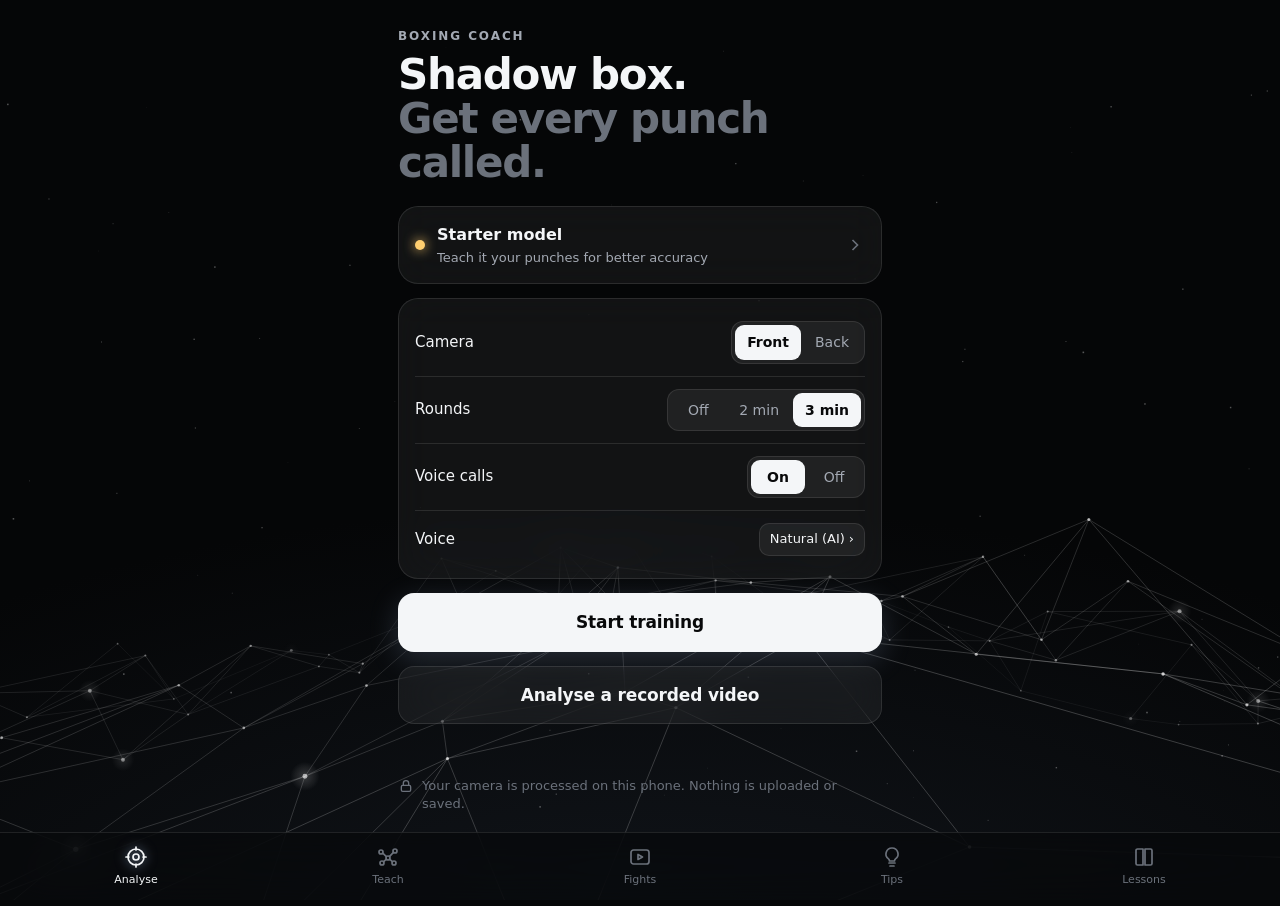
<file: boxing-coach/index.html>
<!doctype html>
<html lang="en">
<head>
<meta charset="utf-8">
<meta name="viewport" content="width=device-width,initial-scale=1,viewport-fit=cover">
<title>Boxing Coach</title>
<meta name="description" content="Shadow boxing coach that calls your punches in real time. Runs entirely on your phone.">
<meta name="theme-color" content="#050607">
<meta name="apple-mobile-web-app-capable" content="yes">
<meta name="mobile-web-app-capable" content="yes">
<meta name="apple-mobile-web-app-status-bar-style" content="black-translucent">
<meta name="apple-mobile-web-app-title" content="Boxing Coach">
<link rel="manifest" href="manifest.webmanifest">
<link rel="apple-touch-icon" href="icons/boxer-180.png">
<link rel="icon" href="icons/boxer-192.png">
<link rel="stylesheet" href="styles.css">
</head>
<body>
<canvas id="bg" aria-hidden="true"></canvas>

<!-- ============================== PAGES ============================== -->
<div id="shell">

  <!-- ANALYSE -->
  <section class="page" id="page-analyse" data-page="analyse">
    <header class="page-head">
      <p class="eyebrow">Boxing Coach</p>
      <h1>Shadow box.<br><span class="dim">Get every punch called.</span></h1>
    </header>

    <button id="model-card" class="card model-card" type="button">
      <span class="model-dot" id="model-dot"></span>
      <span class="model-text">
        <span class="model-title" id="model-title">Starter model</span>
        <span class="model-sub" id="model-sub">Teach it your punches for better accuracy</span>
      </span>
      <svg class="chev" viewBox="0 0 24 24" aria-hidden="true"><path d="M9 6l6 6-6 6"/></svg>
    </button>

    <div class="card">
      <div class="row">
        <span class="row-label" id="lbl-camera">Camera</span>
        <div class="seg" role="radiogroup" aria-labelledby="lbl-camera" data-setting="camera">
          <button type="button" role="radio" data-value="user">Front</button>
          <button type="button" role="radio" data-value="environment">Back</button>
        </div>
      </div>
      <div class="row">
        <span class="row-label" id="lbl-round">Rounds</span>
        <div class="seg" role="radiogroup" aria-labelledby="lbl-round" data-setting="round">
          <button type="button" role="radio" data-value="0">Off</button>
          <button type="button" role="radio" data-value="120">2 min</button>
          <button type="button" role="radio" data-value="180">3 min</button>
        </div>
      </div>
      <div class="row">
        <span class="row-label" id="lbl-voice">Voice calls</span>
        <div class="seg" role="radiogroup" aria-labelledby="lbl-voice" data-setting="voice">
          <button type="button" role="radio" data-value="on">On</button>
          <button type="button" role="radio" data-value="off">Off</button>
        </div>
      </div>
      <div class="row">
        <span class="row-label">Voice</span>
        <button id="btn-voice-settings" class="mini link-btn" type="button"><span id="voice-name">Natural (AI)</span> ›</button>
      </div>
      <div class="row" id="row-model" hidden>
        <span class="row-label" id="lbl-model">Model</span>
        <div class="seg" role="radiogroup" aria-labelledby="lbl-model" data-setting="model">
          <button type="button" role="radio" data-value="personal">Mine</button>
          <button type="button" role="radio" data-value="starter">Starter</button>
        </div>
      </div>
    </div>

    <button id="btn-start" class="btn primary" type="button" disabled>Loading coach…</button>
    <label class="btn ghost" for="file-input">Analyse a recorded video</label>
    <input id="file-input" type="file" accept="video/*" hidden>
    <p id="status" class="status" role="status"></p>

    <div class="card last" id="last-card" hidden>
      <p class="card-title">Last session</p>
      <div class="stats4" id="last-stats"></div>
    </div>

    <p class="foot-note"><svg viewBox="0 0 24 24" aria-hidden="true"><rect x="5" y="11" width="14" height="9" rx="2"/><path d="M8 11V8a4 4 0 0 1 8 0v3"/></svg>Your camera is processed on this phone. Nothing is uploaded or saved.</p>
  </section>

  <!-- TEACH -->
  <section class="page" id="page-teach" data-page="teach" hidden>
    <header class="page-head">
      <p class="eyebrow">Teach the AI</p>
      <h1>Train it on <span class="dim">your</span> punches.</h1>
      <p class="lede">It reads your stance, then learns each punch and your combos. Your style and camera angle stay on this phone.</p>
    </header>

    <div class="card score-card" id="score-card" hidden>
      <div class="score">
        <span class="score-num" id="score-num">–</span>
        <span class="score-label">Self-test accuracy</span>
      </div>
      <p class="score-note" id="score-note"></p>
    </div>

    <div class="card">
      <p class="card-title">Your stance</p>
      <div class="row">
        <span class="row-label" id="stance-now">Not read yet</span>
        <div class="seg" role="radiogroup" aria-label="Lead hand" id="stance-seg">
          <button type="button" role="radio" data-value="left">Orthodox</button>
          <button type="button" role="radio" data-value="right">Southpaw</button>
        </div>
      </div>
      <p class="card-sub" id="stance-sub">Read from your guard at the start of teaching. Tap to correct it.</p>
    </div>

    <div class="card">
      <p class="card-title">Your punches</p>
      <ul class="punch-list" id="punch-list"></ul>
    </div>

    <div class="card">
      <p class="card-title">Your combos</p>
      <ul class="punch-list" id="combo-list"></ul>
      <p class="card-sub">Teaching combos helps it call punches thrown fast together, and name the combo out loud.</p>
    </div>

    <button id="btn-teach" class="btn primary" type="button" disabled>Loading coach…</button>
    <p class="hint-text">Stand where you'll train. Throw one clean punch at a time and return to guard.</p>
    <button id="btn-clear" class="btn text danger" type="button" hidden>Delete my model</button>
  </section>

  <!-- TIPS -->
  <section class="page" id="page-tips" data-page="tips" hidden>
    <header class="page-head">
      <p class="eyebrow">Tips</p>
      <h1>Set up right, <span class="dim">train better.</span></h1>
    </header>

    <article class="card tip">
      <p class="card-title">Phone placement</p>
      <ul>
        <li>Chest height, 2–3 m away. Lean it on something steady.</li>
        <li>Shoulders, elbows, hands and hips must all be in frame.</li>
        <li>About 45° to the side works better than straight on, especially for jabs.</li>
        <li>Light in front of you, not behind you.</li>
      </ul>
    </article>

    <article class="card tip">
      <p class="card-title">Getting accurate calls</p>
      <ul>
        <li>Run <a href="#teach">Teach the AI</a> once from where you'll train.</li>
        <li>Snap each punch out and back. Slow pushes don't count.</li>
        <li>If one punch keeps getting mixed up, redo just that punch.</li>
        <li>Moved the phone? Teach again. It only takes two minutes.</li>
      </ul>
    </article>

    <article class="card tip">
      <p class="card-title">The six punches</p>
      <dl class="punch-defs">
        <dt>Jab</dt><dd>Lead hand, straight out from the chin. Fast, turn the fist over at the end.</dd>
        <dt>Cross</dt><dd>Rear hand, straight. Pivot the back foot and turn the hips through.</dd>
        <dt>Lead hook</dt><dd>Lead hand, elbow bent about 90°, arm level with the floor. Pivot on the lead foot and turn the body.</dd>
        <dt>Rear hook</dt><dd>Same shape with the rear hand. Drive the back hip through, like a cross that curves.</dd>
        <dt>Lead uppercut</dt><dd>Lead hand, short and upward, palm facing you. Dip onto the lead side and drive up.</dd>
        <dt>Rear uppercut</dt><dd>Rear hand, upward. Dip slightly, then drive up off the back foot.</dd>
      </dl>
      <p class="card-sub">Orthodox: left hand leads. Southpaw: right hand leads.</p>
    </article>

    <article class="card tip">
      <p class="card-title">Stay safe</p>
      <ul>
        <li>Warm up for 5 minutes before you throw anything hard.</li>
        <li>Don't lock your elbows out at full speed.</li>
        <li>Keep the space around you clear.</li>
      </ul>
    </article>
  </section>

  <!-- LESSONS -->
  <section class="page" id="page-lessons" data-page="lessons" hidden></section>

  <!-- FIGHT BREAKDOWN -->
  <section class="page" id="page-fights" data-page="fights" hidden></section>
</div>

<!-- Tab bar -->
<nav class="tabbar" aria-label="Sections">
  <a href="#analyse" data-tab="analyse">
    <svg viewBox="0 0 24 24" aria-hidden="true"><circle cx="12" cy="12" r="8"/><circle cx="12" cy="12" r="3"/><path d="M12 2v3M12 19v3M2 12h3M19 12h3"/></svg>
    <span>Analyse</span>
  </a>
  <a href="#teach" data-tab="teach">
    <svg viewBox="0 0 24 24" aria-hidden="true"><circle cx="5" cy="7" r="2"/><circle cx="19" cy="6" r="2"/><circle cx="12" cy="13" r="2"/><circle cx="6" cy="18" r="2"/><circle cx="18" cy="18" r="2"/><path d="M6.7 8.1l3.7 3.6M17.4 7.3l-4 4.3M10.4 14.2l-3 2.6M13.6 14.2l3 2.6"/></svg>
    <span>Teach</span>
  </a>
  <a href="#fights" data-tab="fights">
    <svg viewBox="0 0 24 24" aria-hidden="true"><rect x="3" y="5" width="18" height="14" rx="2.5"/><path d="M10 9.5v5l4.5-2.5z"/></svg>
    <span>Fights</span>
  </a>
  <a href="#tips" data-tab="tips">
    <svg viewBox="0 0 24 24" aria-hidden="true"><path d="M9 18h6M10 21h4"/><path d="M12 3a6 6 0 0 0-3.5 10.9c.6.5 1 1.2 1 2V16h5v-.1c0-.8.4-1.5 1-2A6 6 0 0 0 12 3z"/></svg>
    <span>Tips</span>
  </a>
  <a href="#lessons" data-tab="lessons">
    <svg viewBox="0 0 24 24" aria-hidden="true"><path d="M4 5.5A1.5 1.5 0 0 1 5.5 4H11v16H5.5A1.5 1.5 0 0 1 4 18.5z"/><path d="M20 5.5A1.5 1.5 0 0 0 18.5 4H13v16h5.5a1.5 1.5 0 0 0 1.5-1.5z"/></svg>
    <span>Lessons</span>
  </a>
</nav>

<!-- ============================== LIVE STAGE ============================== -->
<main id="stage" hidden>
  <video id="cam" playsinline muted autoplay></video>
  <canvas id="overlay"></canvas>

  <!-- Training HUD -->
  <div id="hud-train" class="hud">
    <header class="hud-top">
      <div class="glass clock">
        <span id="round-label" class="label">Session</span>
        <span id="clock" class="big num">00:00</span>
      </div>
      <div class="glass counts">
        <div><span id="punch-count" class="big num">0</span><span class="label">Punches</span></div>
        <div><span id="combo-count" class="big num">0</span><span class="label">Combo</span></div>
      </div>
    </header>
    <div class="pills">
      <span id="stance" class="pill glass">Finding you…</span>
      <span id="model-pill" class="pill glass">Starter model</span>
    </div>
    <div id="callout" class="callout" aria-live="polite"></div>
    <footer class="hud-bottom">
      <ol id="recent" class="recent" aria-label="Recent punches"></ol>
      <div class="controls">
        <button id="btn-voice" class="ctl glass" type="button" aria-pressed="true">Voice on</button>
        <button id="btn-flip" class="ctl glass" type="button">Flip</button>
        <button id="btn-end" class="ctl end" type="button">End</button>
      </div>
    </footer>
  </div>

  <!-- Teach HUD -->
  <div id="hud-teach" class="hud" hidden>
    <header class="hud-top">
      <div class="glass teach-step">
        <span class="label" id="teach-step">Punch 1 of 4</span>
        <span class="big" id="teach-label">Jab</span>
      </div>
      <div class="glass ring-wrap">
        <svg class="ring" viewBox="0 0 44 44" aria-hidden="true">
          <circle cx="22" cy="22" r="19" class="ring-bg"/>
          <circle cx="22" cy="22" r="19" class="ring-fg" id="teach-ring" pathLength="100"/>
        </svg>
        <span class="ring-num num" id="teach-count">0/10</span>
      </div>
    </header>
    <div id="teach-center" class="teach-center" aria-live="polite"></div>
    <footer class="hud-bottom">
      <p class="teach-msg glass" id="teach-msg">Throw a jab, then back to guard</p>
      <div class="controls">
        <button id="btn-undo" class="ctl glass" type="button">Undo last</button>
        <button id="btn-skip" class="ctl glass" type="button">Skip</button>
        <button id="btn-finish" class="ctl end" type="button">Finish</button>
      </div>
    </footer>
  </div>

  <div id="hint" class="hint glass">Step back until your hips and both hands are in shot</div>
</main>

<!-- ============================== RESULT SHEET ============================== -->
<div id="sheet" class="sheet-backdrop" hidden>
  <section class="sheet" role="dialog" aria-modal="true" aria-labelledby="sheet-title">
    <span class="grabber" aria-hidden="true"></span>
    <h2 id="sheet-title">Session done</h2>
    <div id="sheet-body"></div>
    <button id="btn-sheet-close" class="btn primary" type="button">Done</button>
  </section>
</div>

<script type="module" src="app.js"></script>
</body>
</html>
</file>
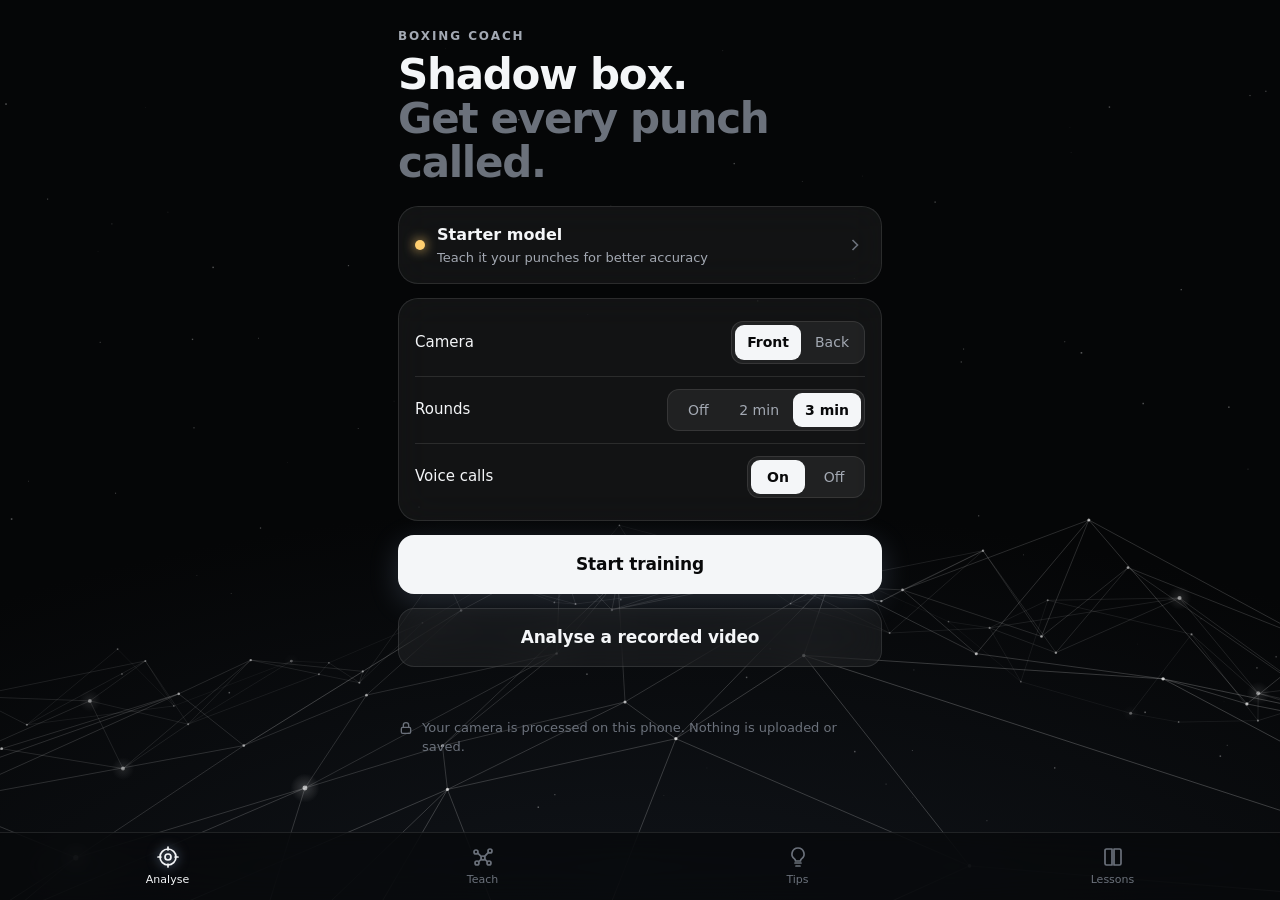
<file: boxing-coach/boxing-coach/index.html>
<!doctype html>
<html lang="en">
<head>
<meta charset="utf-8">
<meta name="viewport" content="width=device-width,initial-scale=1,viewport-fit=cover">
<title>Boxing Coach</title>
<meta name="description" content="Shadow boxing coach that calls your punches in real time. Runs entirely on your phone.">
<meta name="theme-color" content="#050607">
<meta name="apple-mobile-web-app-capable" content="yes">
<meta name="mobile-web-app-capable" content="yes">
<meta name="apple-mobile-web-app-status-bar-style" content="black-translucent">
<meta name="apple-mobile-web-app-title" content="Boxing Coach">
<link rel="manifest" href="manifest.webmanifest">
<link rel="apple-touch-icon" href="icons/icon-180.png">
<link rel="icon" href="icons/icon-192.png">
<link rel="stylesheet" href="styles.css">
</head>
<body>
<canvas id="bg" aria-hidden="true"></canvas>

<!-- ============================== PAGES ============================== -->
<div id="shell">

  <!-- ANALYSE -->
  <section class="page" id="page-analyse" data-page="analyse">
    <header class="page-head">
      <p class="eyebrow">Boxing Coach</p>
      <h1>Shadow box.<br><span class="dim">Get every punch called.</span></h1>
    </header>

    <button id="model-card" class="card model-card" type="button">
      <span class="model-dot" id="model-dot"></span>
      <span class="model-text">
        <span class="model-title" id="model-title">Starter model</span>
        <span class="model-sub" id="model-sub">Teach it your punches for better accuracy</span>
      </span>
      <svg class="chev" viewBox="0 0 24 24" aria-hidden="true"><path d="M9 6l6 6-6 6"/></svg>
    </button>

    <div class="card">
      <div class="row">
        <span class="row-label" id="lbl-camera">Camera</span>
        <div class="seg" role="radiogroup" aria-labelledby="lbl-camera" data-setting="camera">
          <button type="button" role="radio" data-value="user">Front</button>
          <button type="button" role="radio" data-value="environment">Back</button>
        </div>
      </div>
      <div class="row">
        <span class="row-label" id="lbl-round">Rounds</span>
        <div class="seg" role="radiogroup" aria-labelledby="lbl-round" data-setting="round">
          <button type="button" role="radio" data-value="0">Off</button>
          <button type="button" role="radio" data-value="120">2 min</button>
          <button type="button" role="radio" data-value="180">3 min</button>
        </div>
      </div>
      <div class="row">
        <span class="row-label" id="lbl-voice">Voice calls</span>
        <div class="seg" role="radiogroup" aria-labelledby="lbl-voice" data-setting="voice">
          <button type="button" role="radio" data-value="on">On</button>
          <button type="button" role="radio" data-value="off">Off</button>
        </div>
      </div>
      <div class="row" id="row-model" hidden>
        <span class="row-label" id="lbl-model">Model</span>
        <div class="seg" role="radiogroup" aria-labelledby="lbl-model" data-setting="model">
          <button type="button" role="radio" data-value="personal">Mine</button>
          <button type="button" role="radio" data-value="starter">Starter</button>
        </div>
      </div>
    </div>

    <button id="btn-start" class="btn primary" type="button" disabled>Loading coach…</button>
    <label class="btn ghost" for="file-input">Analyse a recorded video</label>
    <input id="file-input" type="file" accept="video/*" hidden>
    <p id="status" class="status" role="status"></p>

    <div class="card last" id="last-card" hidden>
      <p class="card-title">Last session</p>
      <div class="stats4" id="last-stats"></div>
    </div>

    <p class="foot-note"><svg viewBox="0 0 24 24" aria-hidden="true"><rect x="5" y="11" width="14" height="9" rx="2"/><path d="M8 11V8a4 4 0 0 1 8 0v3"/></svg>Your camera is processed on this phone. Nothing is uploaded or saved.</p>
  </section>

  <!-- TEACH -->
  <section class="page" id="page-teach" data-page="teach" hidden>
    <header class="page-head">
      <p class="eyebrow">Teach the AI</p>
      <h1>Train it on <span class="dim">your</span> punches.</h1>
      <p class="lede">Throw each punch when asked. The app learns your style and your camera angle, on this phone.</p>
    </header>

    <div class="card score-card" id="score-card" hidden>
      <div class="score">
        <span class="score-num" id="score-num">–</span>
        <span class="score-label">Self-test accuracy</span>
      </div>
      <p class="score-note" id="score-note"></p>
    </div>

    <div class="card">
      <p class="card-title">Your examples</p>
      <ul class="punch-list" id="punch-list"></ul>
    </div>

    <button id="btn-teach" class="btn primary" type="button" disabled>Loading coach…</button>
    <p class="hint-text">Stand where you'll train. Throw one clean punch at a time and return to guard.</p>
    <button id="btn-clear" class="btn text danger" type="button" hidden>Delete my model</button>
  </section>

  <!-- TIPS -->
  <section class="page" id="page-tips" data-page="tips" hidden>
    <header class="page-head">
      <p class="eyebrow">Tips</p>
      <h1>Set up right, <span class="dim">train better.</span></h1>
    </header>

    <article class="card tip">
      <p class="card-title">Phone placement</p>
      <ul>
        <li>Chest height, 2–3 m away. Lean it on something steady.</li>
        <li>Shoulders, elbows, hands and hips must all be in frame.</li>
        <li>About 45° to the side works better than straight on, especially for jabs.</li>
        <li>Light in front of you, not behind you.</li>
      </ul>
    </article>

    <article class="card tip">
      <p class="card-title">Getting accurate calls</p>
      <ul>
        <li>Run <a href="#teach">Teach the AI</a> once from where you'll train.</li>
        <li>Snap each punch out and back. Slow pushes don't count.</li>
        <li>If one punch keeps getting mixed up, redo just that punch.</li>
        <li>Moved the phone? Teach again. It only takes two minutes.</li>
      </ul>
    </article>

    <article class="card tip">
      <p class="card-title">The four punches</p>
      <dl class="punch-defs">
        <dt>Jab</dt><dd>Lead hand, straight out from the chin. Fast, turn the fist over at the end.</dd>
        <dt>Cross</dt><dd>Rear hand, straight. Pivot the back foot and turn the hips through.</dd>
        <dt>Hook</dt><dd>Elbow bent about 90°, arm level with the floor. The power comes from turning the body.</dd>
        <dt>Uppercut</dt><dd>Short upward punch, palm facing you. Dip the knees slightly and drive up.</dd>
      </dl>
    </article>

    <article class="card tip">
      <p class="card-title">Stay safe</p>
      <ul>
        <li>Warm up for 5 minutes before you throw anything hard.</li>
        <li>Don't lock your elbows out at full speed.</li>
        <li>Keep the space around you clear.</li>
      </ul>
    </article>
  </section>

  <!-- LESSONS -->
  <section class="page" id="page-lessons" data-page="lessons" hidden>
    <header class="page-head">
      <p class="eyebrow">Lessons</p>
      <h1>Coming <span class="dim">soon.</span></h1>
    </header>
    <div class="empty">
      <svg viewBox="0 0 24 24" aria-hidden="true"><path d="M4 5.5A1.5 1.5 0 0 1 5.5 4H11v16H5.5A1.5 1.5 0 0 1 4 18.5z"/><path d="M20 5.5A1.5 1.5 0 0 0 18.5 4H13v16h5.5a1.5 1.5 0 0 0 1.5-1.5z"/></svg>
      <p class="empty-title">No lessons yet</p>
      <p class="empty-text">Guided drills and combos will appear here once they're ready.</p>
    </div>
  </section>
</div>

<!-- Tab bar -->
<nav class="tabbar" aria-label="Sections">
  <a href="#analyse" data-tab="analyse">
    <svg viewBox="0 0 24 24" aria-hidden="true"><circle cx="12" cy="12" r="8"/><circle cx="12" cy="12" r="3"/><path d="M12 2v3M12 19v3M2 12h3M19 12h3"/></svg>
    <span>Analyse</span>
  </a>
  <a href="#teach" data-tab="teach">
    <svg viewBox="0 0 24 24" aria-hidden="true"><circle cx="5" cy="7" r="2"/><circle cx="19" cy="6" r="2"/><circle cx="12" cy="13" r="2"/><circle cx="6" cy="18" r="2"/><circle cx="18" cy="18" r="2"/><path d="M6.7 8.1l3.7 3.6M17.4 7.3l-4 4.3M10.4 14.2l-3 2.6M13.6 14.2l3 2.6"/></svg>
    <span>Teach</span>
  </a>
  <a href="#tips" data-tab="tips">
    <svg viewBox="0 0 24 24" aria-hidden="true"><path d="M9 18h6M10 21h4"/><path d="M12 3a6 6 0 0 0-3.5 10.9c.6.5 1 1.2 1 2V16h5v-.1c0-.8.4-1.5 1-2A6 6 0 0 0 12 3z"/></svg>
    <span>Tips</span>
  </a>
  <a href="#lessons" data-tab="lessons">
    <svg viewBox="0 0 24 24" aria-hidden="true"><path d="M4 5.5A1.5 1.5 0 0 1 5.5 4H11v16H5.5A1.5 1.5 0 0 1 4 18.5z"/><path d="M20 5.5A1.5 1.5 0 0 0 18.5 4H13v16h5.5a1.5 1.5 0 0 0 1.5-1.5z"/></svg>
    <span>Lessons</span>
  </a>
</nav>

<!-- ============================== LIVE STAGE ============================== -->
<main id="stage" hidden>
  <video id="cam" playsinline muted autoplay></video>
  <canvas id="overlay"></canvas>

  <!-- Training HUD -->
  <div id="hud-train" class="hud">
    <header class="hud-top">
      <div class="glass clock">
        <span id="round-label" class="label">Session</span>
        <span id="clock" class="big num">00:00</span>
      </div>
      <div class="glass counts">
        <div><span id="punch-count" class="big num">0</span><span class="label">Punches</span></div>
        <div><span id="combo-count" class="big num">0</span><span class="label">Combo</span></div>
      </div>
    </header>
    <div class="pills">
      <span id="stance" class="pill glass">Finding you…</span>
      <span id="model-pill" class="pill glass">Starter model</span>
    </div>
    <div id="callout" class="callout" aria-live="polite"></div>
    <footer class="hud-bottom">
      <ol id="recent" class="recent" aria-label="Recent punches"></ol>
      <div class="controls">
        <button id="btn-voice" class="ctl glass" type="button" aria-pressed="true">Voice on</button>
        <button id="btn-flip" class="ctl glass" type="button">Flip</button>
        <button id="btn-end" class="ctl end" type="button">End</button>
      </div>
    </footer>
  </div>

  <!-- Teach HUD -->
  <div id="hud-teach" class="hud" hidden>
    <header class="hud-top">
      <div class="glass teach-step">
        <span class="label" id="teach-step">Punch 1 of 4</span>
        <span class="big" id="teach-label">Jab</span>
      </div>
      <div class="glass ring-wrap">
        <svg class="ring" viewBox="0 0 44 44" aria-hidden="true">
          <circle cx="22" cy="22" r="19" class="ring-bg"/>
          <circle cx="22" cy="22" r="19" class="ring-fg" id="teach-ring" pathLength="100"/>
        </svg>
        <span class="ring-num num" id="teach-count">0/10</span>
      </div>
    </header>
    <div id="teach-center" class="teach-center" aria-live="polite"></div>
    <footer class="hud-bottom">
      <p class="teach-msg glass" id="teach-msg">Throw a jab, then back to guard</p>
      <div class="controls">
        <button id="btn-undo" class="ctl glass" type="button">Undo last</button>
        <button id="btn-skip" class="ctl glass" type="button">Skip</button>
        <button id="btn-finish" class="ctl end" type="button">Finish</button>
      </div>
    </footer>
  </div>

  <div id="hint" class="hint glass">Step back until your hips and both hands are in shot</div>
</main>

<!-- ============================== RESULT SHEET ============================== -->
<div id="sheet" class="sheet-backdrop" hidden>
  <section class="sheet" role="dialog" aria-modal="true" aria-labelledby="sheet-title">
    <span class="grabber" aria-hidden="true"></span>
    <h2 id="sheet-title">Session done</h2>
    <div id="sheet-body"></div>
    <button id="btn-sheet-close" class="btn primary" type="button">Done</button>
  </section>
</div>

<script type="module" src="app.js"></script>
</body>
</html>
</file>
<file: boxing-coach/styles.css>
/* Monochrome "plexus" look: near-black, white glass, one cool highlight. Single dark theme by design. */
:root {
  --bg: #050607;
  --bg-2: #0d0f12;
  --glass: rgba(255, 255, 255, 0.055);
  --glass-strong: rgba(18, 20, 24, 0.66);
  --stroke: rgba(255, 255, 255, 0.10);
  --stroke-2: rgba(255, 255, 255, 0.18);
  --fg: #f4f6f8;
  --fg-2: #a3a9b3;
  --fg-3: #6b717b;
  --accent: #b9d4ff;       /* cool white-blue highlight */
  --good: #7ee2b0;
  --warn: #ffcf70;
  --danger: #ff5a5f;
  --radius: 20px;
  --font: -apple-system, "SF Pro Display", "SF Pro Text", system-ui, "Segoe UI", Roboto, sans-serif;
  --mono: ui-monospace, "SF Mono", "Cascadia Mono", Menlo, monospace;
  --tabbar-h: 64px;
  color-scheme: dark;
}

* { box-sizing: border-box; }
html, body { margin: 0; min-height: 100%; }
body {
  background: radial-gradient(140% 90% at 50% 110%, #12161c 0%, var(--bg) 60%) fixed, var(--bg);
  color: var(--fg);
  font: 16px/1.45 var(--font);
  -webkit-font-smoothing: antialiased;
  -webkit-tap-highlight-color: transparent;
}
[hidden] { display: none !important; }
a { color: var(--accent); }
button, select { font: inherit; color: inherit; }
:focus-visible { outline: 2px solid var(--accent); outline-offset: 2px; border-radius: 8px; }
.num { font-variant-numeric: tabular-nums; }

#bg { position: fixed; inset: 0; width: 100%; height: 100%; z-index: 0; pointer-events: none; }

/* ---------------------------------------------------------------- shell + pages */
#shell {
  position: relative; z-index: 1;
  max-width: 520px; margin: 0 auto;
  padding-top: calc(env(safe-area-inset-top, 0px) + 28px);
  padding-bottom: calc(env(safe-area-inset-bottom, 0px) + var(--tabbar-h) + 28px);
  padding-left: max(18px, env(safe-area-inset-left, 0px));
  padding-right: max(18px, env(safe-area-inset-right, 0px));
}
.page { display: flex; flex-direction: column; gap: 14px; animation: rise 0.35s ease-out; }
@keyframes rise { from { opacity: 0; transform: translateY(8px); } to { opacity: 1; transform: none; } }

.page-head { display: grid; gap: 8px; margin-bottom: 8px; }
.eyebrow {
  margin: 0; font-size: 12px; font-weight: 600; letter-spacing: 0.16em; text-transform: uppercase; color: var(--fg-2);
}
h1 {
  margin: 0; font-size: clamp(32px, 9vw, 42px); line-height: 1.04; font-weight: 700; letter-spacing: -0.03em;
  text-wrap: balance;
}
h1 .dim, .dim { color: var(--fg-3); }
.lede { margin: 0; color: var(--fg-2); max-width: 40ch; }

.card {
  background: var(--glass);
  border: 1px solid var(--stroke);
  border-radius: var(--radius);
  padding: 16px;
  -webkit-backdrop-filter: blur(18px) saturate(140%);
  backdrop-filter: blur(18px) saturate(140%);
}
.card-title { margin: 0 0 10px; font-size: 13px; font-weight: 600; color: var(--fg-2); letter-spacing: 0.02em; }

/* model status card */
.model-card {
  display: flex; align-items: center; gap: 12px; width: 100%; text-align: left; cursor: pointer;
}
.model-dot { width: 10px; height: 10px; border-radius: 50%; background: var(--warn); box-shadow: 0 0 12px var(--warn); flex: none; }
.model-dot.ready { background: var(--good); box-shadow: 0 0 12px var(--good); }
.model-text { display: grid; gap: 2px; flex: 1; min-width: 0; }
.model-title { font-weight: 600; }
.model-sub { font-size: 13px; color: var(--fg-2); }
.chev { width: 20px; height: 20px; fill: none; stroke: var(--fg-3); stroke-width: 2; flex: none; }

/* settings rows */
.row { display: flex; align-items: center; justify-content: space-between; gap: 12px; padding: 6px 0; }
.row + .row { border-top: 1px solid var(--stroke); padding-top: 12px; margin-top: 6px; }
.row-label { font-size: 15px; color: var(--fg); }
.seg {
  display: inline-flex; padding: 3px; gap: 2px; border-radius: 12px;
  background: rgba(255, 255, 255, 0.06); border: 1px solid var(--stroke);
}
.seg button {
  appearance: none; border: 0; background: transparent; cursor: pointer;
  padding: 7px 12px; border-radius: 9px; font-size: 14px; color: var(--fg-2); min-width: 54px;
}
.seg button[aria-checked="true"] { background: var(--fg); color: #08090a; font-weight: 600; }

/* buttons */
.btn {
  display: flex; align-items: center; justify-content: center; gap: 8px;
  width: 100%; padding: 16px 18px; border-radius: 16px; cursor: pointer;
  font-size: 17px; font-weight: 600; letter-spacing: -0.01em; text-align: center;
  border: 1px solid transparent; appearance: none; text-decoration: none;
}
.btn.primary { background: var(--fg); color: #08090a; box-shadow: 0 8px 30px rgba(185, 212, 255, 0.18); }
.btn.primary:disabled { background: rgba(255,255,255,0.12); color: var(--fg-3); box-shadow: none; cursor: progress; }
.btn.primary:not(:disabled):active { transform: scale(0.985); }
.btn.ghost { background: var(--glass); border-color: var(--stroke); color: var(--fg); -webkit-backdrop-filter: blur(18px); backdrop-filter: blur(18px); }
.btn.text { background: none; padding: 10px; font-size: 15px; font-weight: 500; color: var(--fg-2); }
.btn.text.danger { color: var(--danger); }
.btn.text.danger.confirm { background: rgba(255, 90, 95, 0.12); border-color: rgba(255, 90, 95, 0.4); }

.status { margin: 0; min-height: 1.3em; font-size: 14px; color: var(--accent); text-align: center; }
.status.error { color: var(--danger); }
.hint-text { margin: 0; font-size: 13px; color: var(--fg-3); text-align: center; }
.foot-note {
  margin: 6px 0 0; display: flex; gap: 8px; align-items: flex-start; font-size: 13px; color: var(--fg-3);
}
.foot-note svg { width: 16px; height: 16px; flex: none; fill: none; stroke: currentColor; stroke-width: 2; margin-top: 1px; }

/* stats */
.stats4 { display: grid; grid-template-columns: repeat(4, 1fr); gap: 8px; }
.stat { display: grid; gap: 2px; min-width: 0; }
.stat .v { font-size: 22px; font-weight: 700; letter-spacing: -0.02em; font-variant-numeric: tabular-nums; }
.stat .k { font-size: 11px; color: var(--fg-3); text-transform: uppercase; letter-spacing: 0.08em; }

/* teach page */
.score-card { display: grid; gap: 6px; }
.score { display: flex; align-items: baseline; gap: 10px; }
.score-num { font-size: 44px; font-weight: 700; letter-spacing: -0.03em; font-variant-numeric: tabular-nums; }
.score-label { font-size: 13px; color: var(--fg-2); }
.score-note { margin: 0; font-size: 14px; color: var(--fg-2); }

.punch-list { list-style: none; margin: 0; padding: 0; display: grid; gap: 4px; }
.punch-row { display: grid; grid-template-columns: 82px 1fr auto auto; gap: 12px; align-items: center; padding: 8px 0; }
.punch-row + .punch-row { border-top: 1px solid var(--stroke); }
.punch-name { font-weight: 600; }
.punch-list .punch-row { grid-template-columns: minmax(0, 1.4fr) minmax(48px, 1fr) auto auto; }
.punch-row.combo-row { grid-template-columns: minmax(0, 1.4fr) minmax(48px, 1fr) auto auto; }
.combo-row .punch-name { text-transform: none; font-size: 14px; }
.card-sub { margin: 10px 0 0; font-size: 13px; color: var(--fg-3); }
.teach-step .big.long { font-size: 24px; text-transform: none; }
.bar { height: 6px; border-radius: 3px; background: rgba(255,255,255,0.08); overflow: hidden; }
.bar > i { display: block; height: 100%; border-radius: 3px; background: var(--fg); transition: width 0.4s; }
.bar.full > i { background: var(--good); }
.punch-n { font-size: 14px; color: var(--fg-2); font-variant-numeric: tabular-nums; min-width: 3.2em; text-align: right; }
.mini {
  appearance: none; cursor: pointer; font-size: 13px; padding: 6px 10px; border-radius: 10px;
  background: rgba(255,255,255,0.06); border: 1px solid var(--stroke); color: var(--fg);
}

/* tips */
.tip ul { margin: 0; padding-left: 18px; display: grid; gap: 6px; color: var(--fg); }
.tip li::marker { color: var(--fg-3); }
.punch-defs { margin: 0; display: grid; grid-template-columns: 96px 1fr; gap: 10px 12px; }
.punch-defs dt { font-weight: 600; }
.punch-defs dd { margin: 0; color: var(--fg-2); }

/* lessons */
.lesson-list-view, .lesson-detail { display: flex; flex-direction: column; gap: 14px; }
.lesson-list { padding: 4px 16px; }
.lesson-item { display: flex; align-items: center; gap: 14px; padding: 14px 0; color: var(--fg); text-decoration: none; }
.lesson-item + .lesson-item { border-top: 1px solid var(--stroke); }
.lesson-num {
  width: 30px; height: 30px; flex: none; display: grid; place-items: center; border-radius: 50%;
  border: 1px solid var(--stroke-2); font-size: 14px; font-weight: 600; color: var(--fg-2);
}
.lesson-text { display: grid; gap: 2px; flex: 1; min-width: 0; }
.lesson-title { font-weight: 600; }
.lesson-sub { font-size: 13px; color: var(--fg-2); }
.back-link { display: inline-flex; align-items: center; gap: 4px; color: var(--fg-2); text-decoration: none; font-size: 15px; align-self: flex-start; }
.back-link svg { width: 18px; height: 18px; fill: none; stroke: currentColor; stroke-width: 2; }
.demo { padding: 10px; display: grid; gap: 10px; }
.demo-stage { position: relative; border-radius: 14px; overflow: hidden; background: radial-gradient(120% 90% at 50% 100%, rgba(185,212,255,0.08), rgba(0,0,0,0.25)); }
.demo-canvas { display: block; width: 100%; height: clamp(260px, 72vw, 360px); }
.demo-cue {
  position: absolute; left: 10px; right: 10px; top: 10px; margin: 0; text-align: center;
  font-size: 14px; font-weight: 600; color: var(--fg); text-shadow: 0 1px 8px rgba(0,0,0,0.8);
}
.demo-controls { display: flex; flex-wrap: wrap; gap: 8px; align-items: center; justify-content: space-between; }
.demo-controls .seg button { min-width: 0; padding: 6px 10px; font-size: 13px; }
.demo .card-sub { margin: 0 4px 4px; }
.lesson-steps { margin: 0; padding-left: 20px; display: grid; gap: 8px; }
.lesson-steps li::marker { color: var(--fg-3); font-variant-numeric: tabular-nums; }

/* voice settings */
.voice-panel { display: grid; gap: 12px; margin-bottom: 14px; }
.voice-panel .seg { justify-self: start; }
.field { display: grid; gap: 6px; font-size: 13px; color: var(--fg-2); }
.field select, .field input {
  width: 100%; padding: 10px 12px; border-radius: 12px; font: inherit; font-size: 15px; color: var(--fg);
  background: rgba(255,255,255,0.06); border: 1px solid var(--stroke);
}
.row-btns { display: flex; flex-wrap: wrap; gap: 8px; }
.sheet-note.small { font-size: 12px; color: var(--fg-3); }
.link-btn { display: inline-flex; gap: 4px; align-items: center; }

/* film study */
.film-card { display: grid; gap: 10px; }
.film-card .row-btns .mini { padding: 9px 14px; font-size: 14px; }
.film-canvas { position: absolute; inset: 0; width: 100%; height: 100%; object-fit: contain; background: #000; }
.film-status { margin: 0; font-size: 13px; color: var(--fg-2); }

/* fight breakdown */
.f0 { color: #b9d4ff; }
.f1 { color: #ffcf70; }
.name-in {
  width: 52%; min-width: 0; padding: 8px 10px; border-radius: 10px; font: inherit; font-size: 15px; color: var(--fg);
  background: rgba(255,255,255,0.06); border: 1px solid var(--stroke); text-align: right;
}
label.btn { cursor: pointer; }
.bd-player { padding: 10px; display: grid; gap: 10px; }
.bd-stage { position: relative; border-radius: 12px; overflow: hidden; background: #000; }
.bd-stage video { display: block; width: 100%; max-height: 60vh; }
.bd-stage canvas { position: absolute; inset: 0; width: 100%; height: 100%; pointer-events: none; }
.bd-progress { display: grid; grid-template-columns: 1fr auto; gap: 6px 10px; align-items: center; font-size: 13px; color: var(--fg-2); }
.bd-progress .bar { grid-column: 1 / -1; }
.bd-timeline { position: relative; height: 28px; border-radius: 8px; background: rgba(255,255,255,0.05); overflow: hidden; }
.bd-ex { position: absolute; top: 0; bottom: 0; border: 0; padding: 0; background: rgba(255,255,255,0.10); cursor: pointer; min-width: 6px; }
.bd-ex:hover, .bd-ex:focus-visible { background: rgba(255,255,255,0.22); }
.bd-dot { position: absolute; width: 3px; height: 10px; border-radius: 2px; pointer-events: none; transform: translateX(-1px); }
.bd-dot.f0 { top: 3px; background: #b9d4ff; }
.bd-dot.f1 { bottom: 3px; background: #ffcf70; }
.bd-kd { position: absolute; top: 0; bottom: 0; width: 4px; transform: translateX(-2px); border: 0; padding: 0; background: #ff6b6b; box-shadow: 0 0 8px #ff6b6b; cursor: pointer; }
.bd-stage canvas.picking { pointer-events: auto; cursor: pointer; }
.bd-who { display: grid; gap: 8px; padding: 4px 2px; }
.bd-who-title { margin: 0; font-weight: 700; }
.bd-names { display: grid; gap: 8px; }
.bd-name { display: grid; grid-template-columns: auto 1fr; align-items: center; gap: 10px; font-size: 14px; font-weight: 600; }
.bd-name .dot { display: inline-block; width: 9px; height: 9px; border-radius: 50%; background: currentColor; margin-right: 7px; vertical-align: 1px; }
.bd-name input {
  min-width: 0; padding: 9px 11px; border-radius: 10px; font: inherit; font-size: 15px; font-weight: 500; color: var(--fg);
  background: rgba(255,255,255,0.06); border: 1px solid currentColor;
}
.mini.primary-mini { background: var(--fg); color: #08090a; font-weight: 600; border-color: transparent; }
.row-label .dot { display: inline-block; width: 9px; height: 9px; border-radius: 50%; background: currentColor; margin-right: 8px; vertical-align: 1px; }
.bd-notes .n-knockdown { color: #ff8f8f; font-weight: 600; }
.bd-notes .n-knockdown::marker { color: #ff6b6b; }
.bd-notes .n-ref::marker { color: #c9ced6; }
.bd-notes .n-feint::marker { color: #e6b3ff; }
.bd-notes .n-level::marker { color: #9be7ff; }
.bd-feint, .bd-level { position: absolute; width: 0; height: 0; pointer-events: none; transform: translateX(-4px); }
.bd-feint { top: 13px; border: 4px solid transparent; border-top-color: #e6b3ff; }
.bd-level { bottom: 13px; border: 4px solid transparent; border-bottom-color: #9be7ff; }
.bd-legend { display: flex; gap: 16px; font-size: 13px; font-weight: 600; }
.bd-legend span::before { content: ""; display: inline-block; width: 8px; height: 8px; border-radius: 50%; background: currentColor; margin-right: 6px; }
.bd-results { display: flex; flex-direction: column; gap: 14px; }
.bd-fighters { display: grid; grid-template-columns: 1fr; gap: 14px; }
.bd-fighter .card-title { font-size: 15px; color: inherit; }
.bd-stats { display: grid; grid-template-columns: repeat(3, 1fr); gap: 8px; margin-bottom: 12px; }
.bd-stats .v { color: var(--fg); }
.section-title { margin: 8px 2px 0; font-size: 13px; font-weight: 600; letter-spacing: 0.08em; text-transform: uppercase; color: var(--fg-2); }
.bd-card { display: grid; gap: 10px; }
.bd-card-top { display: flex; justify-content: space-between; align-items: flex-start; gap: 10px; }
.bd-when { margin: 0; font-size: 12px; color: var(--fg-3); }
.bd-title { margin: 2px 0 0; font-weight: 600; }
.bd-seq { list-style: none; margin: 0; padding: 0; display: flex; flex-wrap: wrap; gap: 6px; }
.bd-seq li button {
  appearance: none; cursor: pointer; font: inherit; font-size: 13px; font-weight: 600; padding: 4px 9px; border-radius: 999px;
  background: rgba(255,255,255,0.06); border: 1px solid currentColor; color: inherit;
}
.bd-seq li button.f0 { color: #b9d4ff; }
.bd-seq li button.f1 { color: #ffcf70; }
.bd-seq li button.o-missed { opacity: 0.6; border-style: dashed; }
.bd-seq li button.o-landed { background: rgba(126,226,176,0.14); }
.bd-seq li button.fixed { box-shadow: 0 0 0 2px rgba(126,226,176,0.6); }
.bd-fix { display: grid; gap: 8px; padding: 10px; border-radius: 12px; background: rgba(255,255,255,0.04); border: 1px solid var(--stroke); }
.bd-fix-title { margin: 0; font-weight: 600; font-size: 14px; }
.bd-fix-row { display: flex; flex-wrap: wrap; gap: 6px; }
.bd-fix-row .mini[aria-pressed="true"] { background: var(--fg); color: #08090a; }
.bd-fix .seg button { min-width: 0; font-size: 13px; padding: 6px 9px; }
.bd-notes .n-result { color: var(--fg); font-weight: 600; }
.bd-notes .n-result::marker { color: var(--good); }
.bd-model .row-btns label.mini { cursor: pointer; }
.bd-win { display: flex; flex-wrap: wrap; align-items: center; gap: 6px; margin-top: 10px; font-size: 13px; color: var(--fg-2); }
.bd-win .mini { font-size: 13px; padding: 5px 10px; }
.bd-win .mini[aria-pressed="true"] { background: var(--fg); color: #08090a; }
.bd-win .mini:last-child:not(.f0):not(.f1):not([aria-pressed]) { margin-left: auto; }
.bd-stance-row { display: flex; flex-wrap: wrap; align-items: center; gap: 6px; margin: 8px 0; font-size: 13px; color: var(--fg-2); }
.bd-stance-row .mini { font-size: 12px; padding: 4px 9px; }
.bd-stance-row .mini[aria-pressed="true"] { background: var(--fg); color: #08090a; }
.bd-stances { display: grid; gap: 8px; margin: 4px 0 10px; }
.bd-stance { display: grid; gap: 4px; font-size: 13px; color: var(--fg-2); }
.bd-stance.f0 > span { color: #b9d4ff; }
.bd-stance.f1 > span { color: #ffcf70; }
.bd-stance .seg button { min-width: 0; font-size: 13px; padding: 6px 10px; }
.bd-mark-sub { margin: 10px 0 6px; font-size: 13px; font-weight: 600; }
.bd-addp { display: flex; flex-wrap: wrap; gap: 6px; }
.bd-tagbar { display: grid; gap: 6px; padding: 10px 12px; border-top: 1px solid var(--stroke); }
.bd-tag-title { margin: 0; font-size: 12.5px; color: var(--fg-2); }
.bd-tag-row { display: flex; flex-wrap: wrap; align-items: center; gap: 6px; }
.bd-tag-row b { min-width: 76px; font-size: 13px; overflow: hidden; text-overflow: ellipsis; white-space: nowrap; max-width: 40%; }
.bd-tag-row.f0 b { color: #b9d4ff; }
.bd-tag-row.f1 b { color: #ffcf70; }
.bd-tag-row .mini { font-size: 13px; padding: 7px 11px; }
.bd-tag-row .mini:active { transform: scale(0.96); }
.bd-tag-note { font-size: 12.5px; color: var(--good); }
.bd-tagmark { position: absolute; top: 0; width: 3px; height: 100%; margin-left: -1px; border-radius: 2px; background: #fff; opacity: 0.85; pointer-events: none; }
.bd-tagmark.f0 { background: #b9d4ff; }
.bd-tagmark.f1 { background: #ffcf70; }
.bd-taglist { display: flex; flex-wrap: wrap; gap: 6px; }
.bd-taglist .mini { font-size: 12px; padding: 4px 9px; }
.bd-addp select { background: rgba(255,255,255,0.06); color: var(--fg); border: 1px solid var(--stroke); border-radius: 10px; padding: 6px 8px; font: inherit; font-size: 13px; max-width: 100%; }
.bd-addp select option { background: #15171a; }
.bd-notes { margin: 0; padding-left: 18px; display: grid; gap: 5px; color: var(--fg-2); font-size: 14px; }
.bd-notes b { font-weight: 600; }
.bd-notes .n-counter::marker { color: var(--good); }
.bd-notes .n-setup::marker { color: var(--accent); }

/* lessons empty state */
.empty {
  display: grid; justify-items: center; gap: 8px; text-align: center; padding: 48px 16px;
  border: 1px dashed var(--stroke-2); border-radius: var(--radius); background: rgba(255,255,255,0.02);
}
.empty svg { width: 40px; height: 40px; fill: none; stroke: var(--fg-3); stroke-width: 1.5; }
.empty-title { margin: 0; font-weight: 600; font-size: 18px; }
.empty-text { margin: 0; color: var(--fg-2); max-width: 30ch; }

/* ---------------------------------------------------------------- tab bar */
.tabbar {
  position: fixed; z-index: 5; left: 0; right: 0; bottom: 0;
  display: grid; grid-template-columns: repeat(5, 1fr);
  padding: 8px max(10px, env(safe-area-inset-right, 0px)) calc(env(safe-area-inset-bottom, 0px) + 8px) max(10px, env(safe-area-inset-left, 0px));
  background: rgba(8, 9, 11, 0.72);
  border-top: 1px solid var(--stroke);
  -webkit-backdrop-filter: blur(24px) saturate(160%);
  backdrop-filter: blur(24px) saturate(160%);
}
.tabbar a {
  display: grid; justify-items: center; gap: 3px; padding: 4px 0;
  color: var(--fg-3); text-decoration: none; font-size: 11px; font-weight: 500;
}
.tabbar svg { width: 24px; height: 24px; fill: none; stroke: currentColor; stroke-width: 1.7; stroke-linecap: round; stroke-linejoin: round; }
.tabbar a[aria-current="page"] { color: var(--fg); }
.tabbar a[aria-current="page"] svg { filter: drop-shadow(0 0 6px rgba(185, 212, 255, 0.6)); }

/* ---------------------------------------------------------------- live stage */
#stage { position: fixed; inset: 0; z-index: 10; background: #000; }
#cam, #overlay { position: absolute; inset: 0; width: 100%; height: 100%; }
#cam { object-fit: cover; }
.mirror { transform: scaleX(-1); }
.hud { position: absolute; inset: 0; pointer-events: none; }
.hud button { pointer-events: auto; }

.glass {
  background: var(--glass-strong);
  border: 1px solid var(--stroke);
  -webkit-backdrop-filter: blur(16px) saturate(140%);
  backdrop-filter: blur(16px) saturate(140%);
  border-radius: 16px;
}
.label { display: block; font-size: 11px; text-transform: uppercase; letter-spacing: 0.12em; color: var(--fg-2); }
.big { display: block; font-size: 30px; font-weight: 700; line-height: 1.05; letter-spacing: -0.02em; }

.hud-top {
  position: absolute; top: 0; left: 0; right: 0;
  display: flex; justify-content: space-between; align-items: flex-start; gap: 10px;
  padding: calc(env(safe-area-inset-top, 0px) + 12px) max(14px, env(safe-area-inset-right, 0px)) 0 max(14px, env(safe-area-inset-left, 0px));
}
.clock, .counts, .teach-step { padding: 10px 14px; }
.counts { display: flex; gap: 18px; text-align: right; }
.clock.rest .big { color: var(--warn); }
.pills {
  position: absolute; top: calc(env(safe-area-inset-top, 0px) + 92px);
  left: max(14px, env(safe-area-inset-left, 0px)); display: flex; gap: 6px; flex-wrap: wrap;
}
.pill { font-size: 12px; padding: 6px 10px; border-radius: 999px; }

.callout {
  position: absolute; left: 0; right: 0; top: 32%;
  text-align: center; pointer-events: none; padding: 0 16px; opacity: 0;
  font-size: clamp(44px, 14vw, 80px); font-weight: 800; letter-spacing: -0.03em; line-height: 0.95;
  text-transform: uppercase; text-shadow: 0 4px 30px rgba(0,0,0,0.7), 0 0 40px rgba(185,212,255,0.35);
}
.callout .q { display: block; font-size: 0.24em; letter-spacing: 0.3em; color: var(--accent); font-weight: 600; margin-bottom: 6px; }
.callout.show { animation: pop 2.4s ease-out forwards; }
@keyframes pop {
  0% { opacity: 0; transform: scale(0.85); filter: blur(6px); }
  8% { opacity: 1; transform: scale(1.03); filter: blur(0); }
  14% { transform: scale(1); }
  70% { opacity: 1; }
  100% { opacity: 0; }
}

.hint {
  position: absolute; left: 50%; bottom: calc(env(safe-area-inset-bottom, 0px) + 150px);
  transform: translateX(-50%); width: min(90%, 360px); text-align: center; font-size: 14px; padding: 10px 14px;
}

.hud-bottom {
  position: absolute; left: 0; right: 0; bottom: 0; display: grid; gap: 10px;
  padding: 0 max(14px, env(safe-area-inset-right, 0px)) calc(env(safe-area-inset-bottom, 0px) + 14px) max(14px, env(safe-area-inset-left, 0px));
}
.recent { list-style: none; margin: 0; padding: 0; display: flex; gap: 6px; flex-wrap: wrap; min-height: 30px; }
.recent li {
  font-size: 12px; text-transform: uppercase; letter-spacing: 0.08em; padding: 6px 10px; border-radius: 999px;
  background: var(--glass-strong); border: 1px solid var(--stroke);
}
.recent li:last-child { border-color: var(--accent); color: var(--accent); }
.controls { display: flex; gap: 8px; }
.ctl { flex: 1; appearance: none; cursor: pointer; padding: 13px 8px; font-size: 15px; font-weight: 600; }
.ctl[aria-pressed="false"] { color: var(--fg-3); }
.ctl.end { background: var(--danger); border: 0; border-radius: 16px; color: #fff; }

/* teach HUD */
.teach-step .big { text-transform: capitalize; font-size: 34px; }
.ring-wrap { position: relative; width: 74px; height: 74px; display: grid; place-items: center; border-radius: 50%; }
.ring { position: absolute; inset: 6px; width: calc(100% - 12px); height: calc(100% - 12px); transform: rotate(-90deg); }
.ring circle { fill: none; stroke-width: 3.5; }
.ring-bg { stroke: rgba(255,255,255,0.12); }
.ring-fg { stroke: var(--good); stroke-linecap: round; stroke-dasharray: 0 100; transition: stroke-dasharray 0.3s; }
.ring-num { font-size: 14px; font-weight: 700; }
.teach-center {
  position: absolute; left: 0; right: 0; top: 36%; text-align: center; pointer-events: none;
  font-size: clamp(60px, 22vw, 120px); font-weight: 800; letter-spacing: -0.04em;
  text-shadow: 0 4px 30px rgba(0,0,0,0.7);
}
.teach-center.small { font-size: clamp(28px, 9vw, 44px); letter-spacing: -0.02em; }
.teach-center.flash { animation: flash 0.7s ease-out forwards; color: var(--good); }
@keyframes flash { 0% { opacity: 0; transform: scale(0.8); } 20% { opacity: 1; transform: scale(1.05); } 100% { opacity: 0; transform: scale(1); } }
.teach-msg { margin: 0; padding: 10px 14px; font-size: 15px; text-align: center; }

/* ---------------------------------------------------------------- result sheet */
.sheet-backdrop {
  position: fixed; inset: 0; z-index: 20; display: flex; align-items: flex-end; justify-content: center;
  background: rgba(0, 0, 0, 0.55); -webkit-backdrop-filter: blur(6px); backdrop-filter: blur(6px);
}
.sheet {
  width: 100%; max-width: 520px; max-height: 88vh; overflow-y: auto;
  display: grid; gap: 16px;
  padding: 10px max(18px, env(safe-area-inset-right, 0px)) calc(env(safe-area-inset-bottom, 0px) + 18px) max(18px, env(safe-area-inset-left, 0px));
  background: rgba(16, 18, 22, 0.92); border: 1px solid var(--stroke); border-bottom: 0;
  border-radius: 26px 26px 0 0; animation: up 0.3s ease-out;
}
@keyframes up { from { transform: translateY(40px); opacity: 0; } to { transform: none; opacity: 1; } }
.grabber { justify-self: center; width: 40px; height: 5px; border-radius: 3px; background: var(--stroke-2); }
.sheet h2 { margin: 0; font-size: 26px; letter-spacing: -0.02em; }
.sheet .stats4 { grid-template-columns: repeat(2, 1fr); gap: 10px; }
.sheet .stat { padding: 12px 14px; border-radius: 14px; background: var(--glass); border: 1px solid var(--stroke); }
.bars { display: grid; gap: 10px; }
.bars .brow { display: grid; grid-template-columns: 112px 1fr 40px; gap: 10px; align-items: center; font-size: 14px; }
.bars .bname { color: var(--fg-2); }
.bars .bn { text-align: right; font-variant-numeric: tabular-nums; }
.sheet-note { margin: 0; color: var(--fg-2); font-size: 14px; }

@media (prefers-reduced-motion: reduce) {
  .page, .sheet { animation: none; }
  .callout.show { animation: none; opacity: 1; }
  .teach-center.flash { animation: none; }
}
</file>
<file: boxing-coach/boxing-coach/styles.css>
/* Monochrome "plexus" look: near-black, white glass, one cool highlight. Single dark theme by design. */
:root {
  --bg: #050607;
  --bg-2: #0d0f12;
  --glass: rgba(255, 255, 255, 0.055);
  --glass-strong: rgba(18, 20, 24, 0.66);
  --stroke: rgba(255, 255, 255, 0.10);
  --stroke-2: rgba(255, 255, 255, 0.18);
  --fg: #f4f6f8;
  --fg-2: #a3a9b3;
  --fg-3: #6b717b;
  --accent: #b9d4ff;       /* cool white-blue highlight */
  --good: #7ee2b0;
  --warn: #ffcf70;
  --danger: #ff5a5f;
  --radius: 20px;
  --font: -apple-system, "SF Pro Display", "SF Pro Text", system-ui, "Segoe UI", Roboto, sans-serif;
  --mono: ui-monospace, "SF Mono", "Cascadia Mono", Menlo, monospace;
  --tabbar-h: 64px;
  color-scheme: dark;
}

* { box-sizing: border-box; }
html, body { margin: 0; min-height: 100%; }
body {
  background: radial-gradient(140% 90% at 50% 110%, #12161c 0%, var(--bg) 60%) fixed, var(--bg);
  color: var(--fg);
  font: 16px/1.45 var(--font);
  -webkit-font-smoothing: antialiased;
  -webkit-tap-highlight-color: transparent;
}
[hidden] { display: none !important; }
a { color: var(--accent); }
button, select { font: inherit; color: inherit; }
:focus-visible { outline: 2px solid var(--accent); outline-offset: 2px; border-radius: 8px; }
.num { font-variant-numeric: tabular-nums; }

#bg { position: fixed; inset: 0; width: 100%; height: 100%; z-index: 0; pointer-events: none; }

/* ---------------------------------------------------------------- shell + pages */
#shell {
  position: relative; z-index: 1;
  max-width: 520px; margin: 0 auto;
  padding-top: calc(env(safe-area-inset-top, 0px) + 28px);
  padding-bottom: calc(env(safe-area-inset-bottom, 0px) + var(--tabbar-h) + 28px);
  padding-left: max(18px, env(safe-area-inset-left, 0px));
  padding-right: max(18px, env(safe-area-inset-right, 0px));
}
.page { display: flex; flex-direction: column; gap: 14px; animation: rise 0.35s ease-out; }
@keyframes rise { from { opacity: 0; transform: translateY(8px); } to { opacity: 1; transform: none; } }

.page-head { display: grid; gap: 8px; margin-bottom: 8px; }
.eyebrow {
  margin: 0; font-size: 12px; font-weight: 600; letter-spacing: 0.16em; text-transform: uppercase; color: var(--fg-2);
}
h1 {
  margin: 0; font-size: clamp(32px, 9vw, 42px); line-height: 1.04; font-weight: 700; letter-spacing: -0.03em;
  text-wrap: balance;
}
h1 .dim, .dim { color: var(--fg-3); }
.lede { margin: 0; color: var(--fg-2); max-width: 40ch; }

.card {
  background: var(--glass);
  border: 1px solid var(--stroke);
  border-radius: var(--radius);
  padding: 16px;
  -webkit-backdrop-filter: blur(18px) saturate(140%);
  backdrop-filter: blur(18px) saturate(140%);
}
.card-title { margin: 0 0 10px; font-size: 13px; font-weight: 600; color: var(--fg-2); letter-spacing: 0.02em; }

/* model status card */
.model-card {
  display: flex; align-items: center; gap: 12px; width: 100%; text-align: left; cursor: pointer;
}
.model-dot { width: 10px; height: 10px; border-radius: 50%; background: var(--warn); box-shadow: 0 0 12px var(--warn); flex: none; }
.model-dot.ready { background: var(--good); box-shadow: 0 0 12px var(--good); }
.model-text { display: grid; gap: 2px; flex: 1; min-width: 0; }
.model-title { font-weight: 600; }
.model-sub { font-size: 13px; color: var(--fg-2); }
.chev { width: 20px; height: 20px; fill: none; stroke: var(--fg-3); stroke-width: 2; flex: none; }

/* settings rows */
.row { display: flex; align-items: center; justify-content: space-between; gap: 12px; padding: 6px 0; }
.row + .row { border-top: 1px solid var(--stroke); padding-top: 12px; margin-top: 6px; }
.row-label { font-size: 15px; color: var(--fg); }
.seg {
  display: inline-flex; padding: 3px; gap: 2px; border-radius: 12px;
  background: rgba(255, 255, 255, 0.06); border: 1px solid var(--stroke);
}
.seg button {
  appearance: none; border: 0; background: transparent; cursor: pointer;
  padding: 7px 12px; border-radius: 9px; font-size: 14px; color: var(--fg-2); min-width: 54px;
}
.seg button[aria-checked="true"] { background: var(--fg); color: #08090a; font-weight: 600; }

/* buttons */
.btn {
  display: flex; align-items: center; justify-content: center; gap: 8px;
  width: 100%; padding: 16px 18px; border-radius: 16px; cursor: pointer;
  font-size: 17px; font-weight: 600; letter-spacing: -0.01em; text-align: center;
  border: 1px solid transparent; appearance: none; text-decoration: none;
}
.btn.primary { background: var(--fg); color: #08090a; box-shadow: 0 8px 30px rgba(185, 212, 255, 0.18); }
.btn.primary:disabled { background: rgba(255,255,255,0.12); color: var(--fg-3); box-shadow: none; cursor: progress; }
.btn.primary:not(:disabled):active { transform: scale(0.985); }
.btn.ghost { background: var(--glass); border-color: var(--stroke); color: var(--fg); -webkit-backdrop-filter: blur(18px); backdrop-filter: blur(18px); }
.btn.text { background: none; padding: 10px; font-size: 15px; font-weight: 500; color: var(--fg-2); }
.btn.text.danger { color: var(--danger); }
.btn.text.danger.confirm { background: rgba(255, 90, 95, 0.12); border-color: rgba(255, 90, 95, 0.4); }

.status { margin: 0; min-height: 1.3em; font-size: 14px; color: var(--accent); text-align: center; }
.status.error { color: var(--danger); }
.hint-text { margin: 0; font-size: 13px; color: var(--fg-3); text-align: center; }
.foot-note {
  margin: 6px 0 0; display: flex; gap: 8px; align-items: flex-start; font-size: 13px; color: var(--fg-3);
}
.foot-note svg { width: 16px; height: 16px; flex: none; fill: none; stroke: currentColor; stroke-width: 2; margin-top: 1px; }

/* stats */
.stats4 { display: grid; grid-template-columns: repeat(4, 1fr); gap: 8px; }
.stat { display: grid; gap: 2px; min-width: 0; }
.stat .v { font-size: 22px; font-weight: 700; letter-spacing: -0.02em; font-variant-numeric: tabular-nums; }
.stat .k { font-size: 11px; color: var(--fg-3); text-transform: uppercase; letter-spacing: 0.08em; }

/* teach page */
.score-card { display: grid; gap: 6px; }
.score { display: flex; align-items: baseline; gap: 10px; }
.score-num { font-size: 44px; font-weight: 700; letter-spacing: -0.03em; font-variant-numeric: tabular-nums; }
.score-label { font-size: 13px; color: var(--fg-2); }
.score-note { margin: 0; font-size: 14px; color: var(--fg-2); }

.punch-list { list-style: none; margin: 0; padding: 0; display: grid; gap: 4px; }
.punch-row { display: grid; grid-template-columns: 82px 1fr auto auto; gap: 12px; align-items: center; padding: 8px 0; }
.punch-row + .punch-row { border-top: 1px solid var(--stroke); }
.punch-name { font-weight: 600; text-transform: capitalize; }
.bar { height: 6px; border-radius: 3px; background: rgba(255,255,255,0.08); overflow: hidden; }
.bar > i { display: block; height: 100%; border-radius: 3px; background: var(--fg); transition: width 0.4s; }
.bar.full > i { background: var(--good); }
.punch-n { font-size: 14px; color: var(--fg-2); font-variant-numeric: tabular-nums; min-width: 3.2em; text-align: right; }
.mini {
  appearance: none; cursor: pointer; font-size: 13px; padding: 6px 10px; border-radius: 10px;
  background: rgba(255,255,255,0.06); border: 1px solid var(--stroke); color: var(--fg);
}

/* tips */
.tip ul { margin: 0; padding-left: 18px; display: grid; gap: 6px; color: var(--fg); }
.tip li::marker { color: var(--fg-3); }
.punch-defs { margin: 0; display: grid; grid-template-columns: 76px 1fr; gap: 10px 12px; }
.punch-defs dt { font-weight: 600; }
.punch-defs dd { margin: 0; color: var(--fg-2); }

/* lessons empty state */
.empty {
  display: grid; justify-items: center; gap: 8px; text-align: center; padding: 48px 16px;
  border: 1px dashed var(--stroke-2); border-radius: var(--radius); background: rgba(255,255,255,0.02);
}
.empty svg { width: 40px; height: 40px; fill: none; stroke: var(--fg-3); stroke-width: 1.5; }
.empty-title { margin: 0; font-weight: 600; font-size: 18px; }
.empty-text { margin: 0; color: var(--fg-2); max-width: 30ch; }

/* ---------------------------------------------------------------- tab bar */
.tabbar {
  position: fixed; z-index: 5; left: 0; right: 0; bottom: 0;
  display: grid; grid-template-columns: repeat(4, 1fr);
  padding: 8px max(10px, env(safe-area-inset-right, 0px)) calc(env(safe-area-inset-bottom, 0px) + 8px) max(10px, env(safe-area-inset-left, 0px));
  background: rgba(8, 9, 11, 0.72);
  border-top: 1px solid var(--stroke);
  -webkit-backdrop-filter: blur(24px) saturate(160%);
  backdrop-filter: blur(24px) saturate(160%);
}
.tabbar a {
  display: grid; justify-items: center; gap: 3px; padding: 4px 0;
  color: var(--fg-3); text-decoration: none; font-size: 11px; font-weight: 500;
}
.tabbar svg { width: 24px; height: 24px; fill: none; stroke: currentColor; stroke-width: 1.7; stroke-linecap: round; stroke-linejoin: round; }
.tabbar a[aria-current="page"] { color: var(--fg); }
.tabbar a[aria-current="page"] svg { filter: drop-shadow(0 0 6px rgba(185, 212, 255, 0.6)); }

/* ---------------------------------------------------------------- live stage */
#stage { position: fixed; inset: 0; z-index: 10; background: #000; }
#cam, #overlay { position: absolute; inset: 0; width: 100%; height: 100%; }
#cam { object-fit: cover; }
.mirror { transform: scaleX(-1); }
.hud { position: absolute; inset: 0; pointer-events: none; }
.hud button { pointer-events: auto; }

.glass {
  background: var(--glass-strong);
  border: 1px solid var(--stroke);
  -webkit-backdrop-filter: blur(16px) saturate(140%);
  backdrop-filter: blur(16px) saturate(140%);
  border-radius: 16px;
}
.label { display: block; font-size: 11px; text-transform: uppercase; letter-spacing: 0.12em; color: var(--fg-2); }
.big { display: block; font-size: 30px; font-weight: 700; line-height: 1.05; letter-spacing: -0.02em; }

.hud-top {
  position: absolute; top: 0; left: 0; right: 0;
  display: flex; justify-content: space-between; align-items: flex-start; gap: 10px;
  padding: calc(env(safe-area-inset-top, 0px) + 12px) max(14px, env(safe-area-inset-right, 0px)) 0 max(14px, env(safe-area-inset-left, 0px));
}
.clock, .counts, .teach-step { padding: 10px 14px; }
.counts { display: flex; gap: 18px; text-align: right; }
.clock.rest .big { color: var(--warn); }
.pills {
  position: absolute; top: calc(env(safe-area-inset-top, 0px) + 92px);
  left: max(14px, env(safe-area-inset-left, 0px)); display: flex; gap: 6px; flex-wrap: wrap;
}
.pill { font-size: 12px; padding: 6px 10px; border-radius: 999px; }

.callout {
  position: absolute; left: 0; right: 0; top: 32%;
  text-align: center; pointer-events: none; padding: 0 16px; opacity: 0;
  font-size: clamp(44px, 14vw, 80px); font-weight: 800; letter-spacing: -0.03em; line-height: 0.95;
  text-transform: uppercase; text-shadow: 0 4px 30px rgba(0,0,0,0.7), 0 0 40px rgba(185,212,255,0.35);
}
.callout .q { display: block; font-size: 0.24em; letter-spacing: 0.3em; color: var(--accent); font-weight: 600; margin-bottom: 6px; }
.callout.show { animation: pop 2.4s ease-out forwards; }
@keyframes pop {
  0% { opacity: 0; transform: scale(0.85); filter: blur(6px); }
  8% { opacity: 1; transform: scale(1.03); filter: blur(0); }
  14% { transform: scale(1); }
  70% { opacity: 1; }
  100% { opacity: 0; }
}

.hint {
  position: absolute; left: 50%; bottom: calc(env(safe-area-inset-bottom, 0px) + 150px);
  transform: translateX(-50%); width: min(90%, 360px); text-align: center; font-size: 14px; padding: 10px 14px;
}

.hud-bottom {
  position: absolute; left: 0; right: 0; bottom: 0; display: grid; gap: 10px;
  padding: 0 max(14px, env(safe-area-inset-right, 0px)) calc(env(safe-area-inset-bottom, 0px) + 14px) max(14px, env(safe-area-inset-left, 0px));
}
.recent { list-style: none; margin: 0; padding: 0; display: flex; gap: 6px; flex-wrap: wrap; min-height: 30px; }
.recent li {
  font-size: 12px; text-transform: uppercase; letter-spacing: 0.08em; padding: 6px 10px; border-radius: 999px;
  background: var(--glass-strong); border: 1px solid var(--stroke);
}
.recent li:last-child { border-color: var(--accent); color: var(--accent); }
.controls { display: flex; gap: 8px; }
.ctl { flex: 1; appearance: none; cursor: pointer; padding: 13px 8px; font-size: 15px; font-weight: 600; }
.ctl[aria-pressed="false"] { color: var(--fg-3); }
.ctl.end { background: var(--danger); border: 0; border-radius: 16px; color: #fff; }

/* teach HUD */
.teach-step .big { text-transform: capitalize; font-size: 34px; }
.ring-wrap { position: relative; width: 74px; height: 74px; display: grid; place-items: center; border-radius: 50%; }
.ring { position: absolute; inset: 6px; width: calc(100% - 12px); height: calc(100% - 12px); transform: rotate(-90deg); }
.ring circle { fill: none; stroke-width: 3.5; }
.ring-bg { stroke: rgba(255,255,255,0.12); }
.ring-fg { stroke: var(--good); stroke-linecap: round; stroke-dasharray: 0 100; transition: stroke-dasharray 0.3s; }
.ring-num { font-size: 14px; font-weight: 700; }
.teach-center {
  position: absolute; left: 0; right: 0; top: 36%; text-align: center; pointer-events: none;
  font-size: clamp(60px, 22vw, 120px); font-weight: 800; letter-spacing: -0.04em;
  text-shadow: 0 4px 30px rgba(0,0,0,0.7);
}
.teach-center.small { font-size: clamp(28px, 9vw, 44px); letter-spacing: -0.02em; }
.teach-center.flash { animation: flash 0.7s ease-out forwards; color: var(--good); }
@keyframes flash { 0% { opacity: 0; transform: scale(0.8); } 20% { opacity: 1; transform: scale(1.05); } 100% { opacity: 0; transform: scale(1); } }
.teach-msg { margin: 0; padding: 10px 14px; font-size: 15px; text-align: center; }

/* ---------------------------------------------------------------- result sheet */
.sheet-backdrop {
  position: fixed; inset: 0; z-index: 20; display: flex; align-items: flex-end; justify-content: center;
  background: rgba(0, 0, 0, 0.55); -webkit-backdrop-filter: blur(6px); backdrop-filter: blur(6px);
}
.sheet {
  width: 100%; max-width: 520px; max-height: 88vh; overflow-y: auto;
  display: grid; gap: 16px;
  padding: 10px max(18px, env(safe-area-inset-right, 0px)) calc(env(safe-area-inset-bottom, 0px) + 18px) max(18px, env(safe-area-inset-left, 0px));
  background: rgba(16, 18, 22, 0.92); border: 1px solid var(--stroke); border-bottom: 0;
  border-radius: 26px 26px 0 0; animation: up 0.3s ease-out;
}
@keyframes up { from { transform: translateY(40px); opacity: 0; } to { transform: none; opacity: 1; } }
.grabber { justify-self: center; width: 40px; height: 5px; border-radius: 3px; background: var(--stroke-2); }
.sheet h2 { margin: 0; font-size: 26px; letter-spacing: -0.02em; }
.sheet .stats4 { grid-template-columns: repeat(2, 1fr); gap: 10px; }
.sheet .stat { padding: 12px 14px; border-radius: 14px; background: var(--glass); border: 1px solid var(--stroke); }
.bars { display: grid; gap: 10px; }
.bars .brow { display: grid; grid-template-columns: 76px 1fr 40px; gap: 10px; align-items: center; font-size: 14px; }
.bars .bname { text-transform: capitalize; color: var(--fg-2); }
.bars .bn { text-align: right; font-variant-numeric: tabular-nums; }
.sheet-note { margin: 0; color: var(--fg-2); font-size: 14px; }

@media (prefers-reduced-motion: reduce) {
  .page, .sheet { animation: none; }
  .callout.show { animation: none; opacity: 1; }
  .teach-center.flash { animation: none; }
}
</file>
